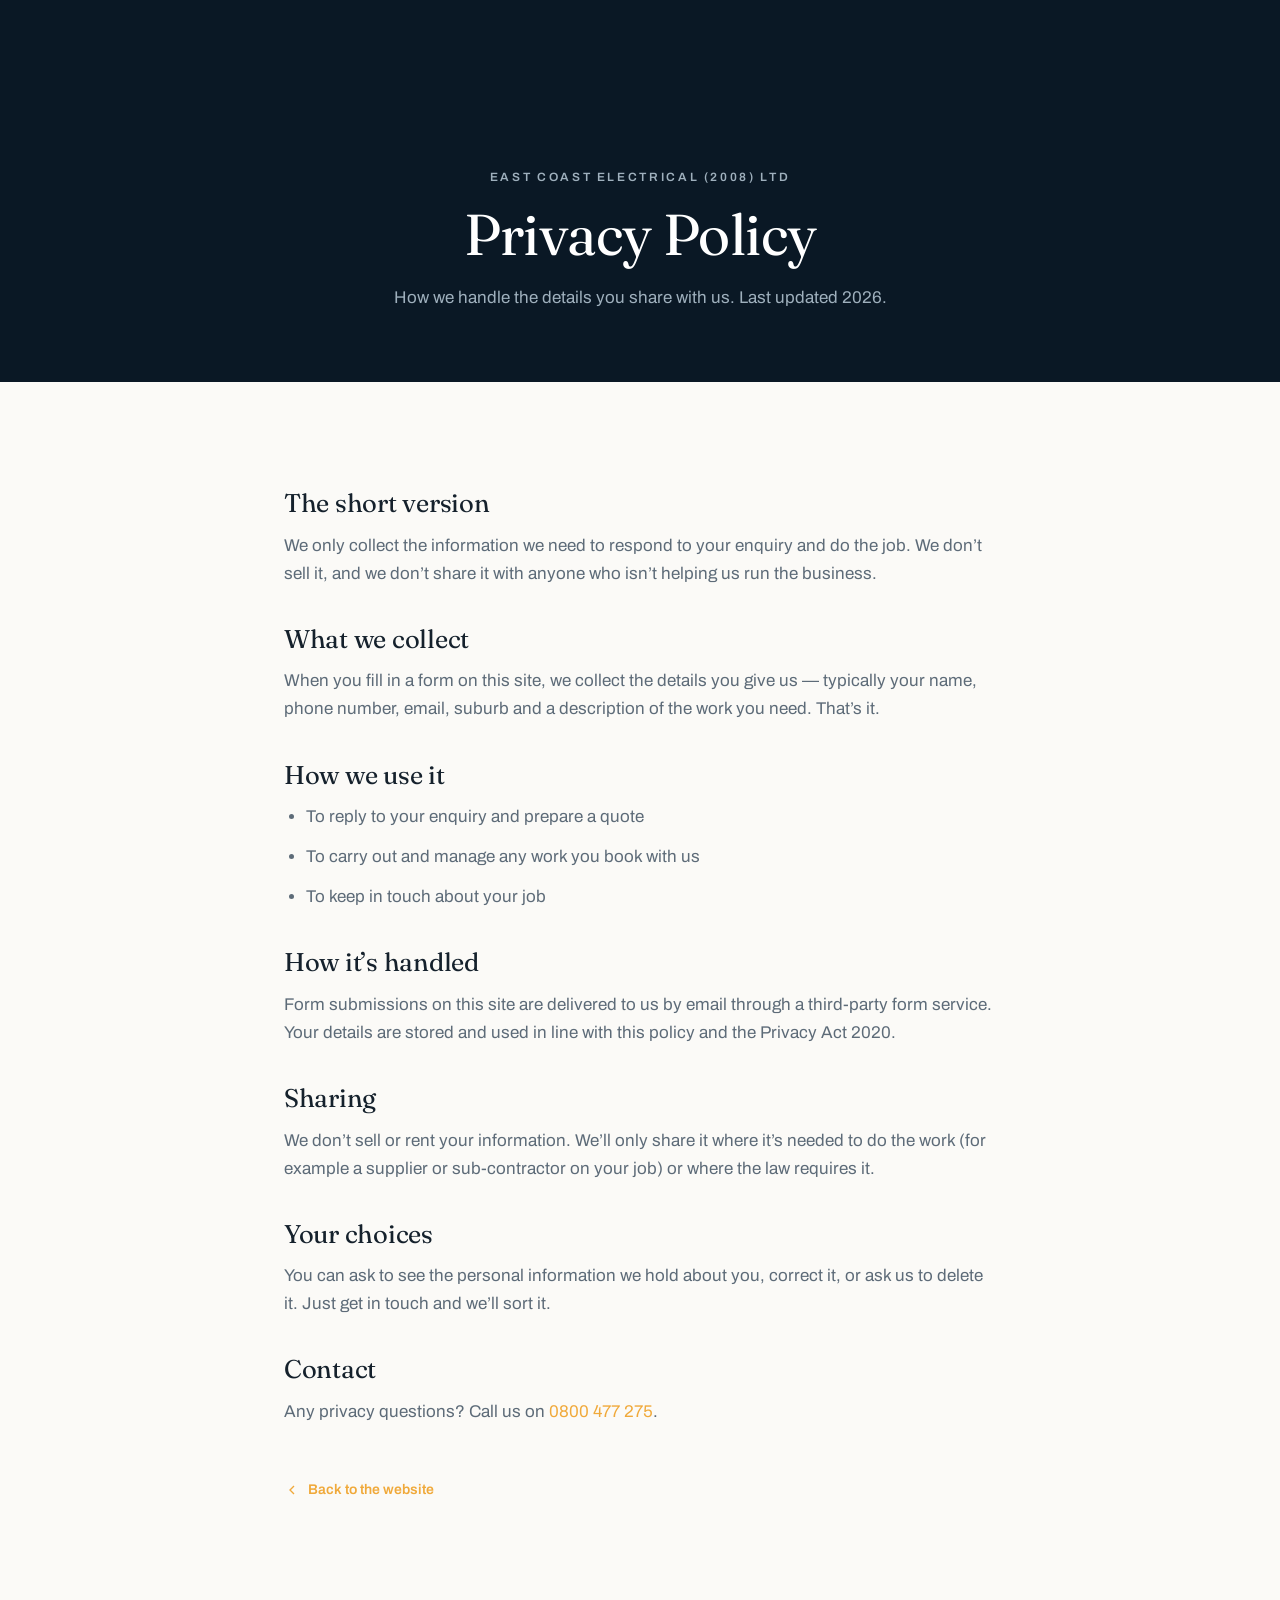
<file: privacy.html>
<!DOCTYPE html>
<html lang="en-NZ">
<head>
<meta charset="UTF-8">
<meta name="viewport" content="width=device-width, initial-scale=1.0">
<title>Privacy Policy | East Coast Electrical (2008) Ltd</title>
<meta name="description" content="How East Coast Electrical (2008) Ltd handles the information you share through this website.">
<meta name="theme-color" content="#0a1825">
<link rel="icon" href="data:image/svg+xml,%3Csvg xmlns='http://www.w3.org/2000/svg' viewBox='0 0 32 32'%3E%3Crect width='32' height='32' rx='7' fill='%230a1825'/%3E%3Cpath d='M17.5 5L9 18h5l-1.5 9L22 13h-5.5z' fill='%23f0a93a'/%3E%3C/svg%3E">
<link rel="preconnect" href="https://fonts.googleapis.com">
<link rel="preconnect" href="https://fonts.gstatic.com" crossorigin>
<link href="https://fonts.googleapis.com/css2?family=Fraunces:ital,opsz,wght@0,9..144,300;0,9..144,400;0,9..144,500;1,9..144,400&family=Archivo:wght@400;500;600;700&display=swap" rel="stylesheet">
<link rel="stylesheet" href="assets/styles.css">
</head>
<body>
<section class="page-hero">
  <div class="wrap">
    <p class="eyebrow">East Coast Electrical (2008) Ltd</p>
    <h1>Privacy Policy</h1>
    <p>How we handle the details you share with us. Last updated <span data-year>2026</span>.</p>
  </div>
</section>
<section class="page-body">
  <div class="wrap prose">
    <h2>The short version</h2>
    <p>We only collect the information we need to respond to your enquiry and do the job. We don’t sell it, and we don’t share it with anyone who isn’t helping us run the business.</p>

    <h2>What we collect</h2>
    <p>When you fill in a form on this site, we collect the details you give us — typically your name, phone number, email, suburb and a description of the work you need. That’s it.</p>

    <h2>How we use it</h2>
    <ul>
      <li>To reply to your enquiry and prepare a quote</li>
      <li>To carry out and manage any work you book with us</li>
      <li>To keep in touch about your job</li>
    </ul>

    <h2>How it’s handled</h2>
    <p>Form submissions on this site are delivered to us by email through a third-party form service. Your details are stored and used in line with this policy and the Privacy Act 2020.</p>

    <h2>Sharing</h2>
    <p>We don’t sell or rent your information. We’ll only share it where it’s needed to do the work (for example a supplier or sub-contractor on your job) or where the law requires it.</p>

    <h2>Your choices</h2>
    <p>You can ask to see the personal information we hold about you, correct it, or ask us to delete it. Just get in touch and we’ll sort it.</p>

    <h2>Contact</h2>
    <p>Any privacy questions? Call us on <a href="tel:+64800477275" style="color:var(--amber)">0800 477 275</a>.</p>

    <a class="back-link" href="index.html"><svg width="16" height="16" viewBox="0 0 24 24" fill="none" stroke="currentColor" stroke-width="2"><path d="M15 18l-6-6 6-6"/></svg> Back to the website</a>
  </div>
</section>
<script src="assets/main.js"></script>
</body>
</html>
</file>
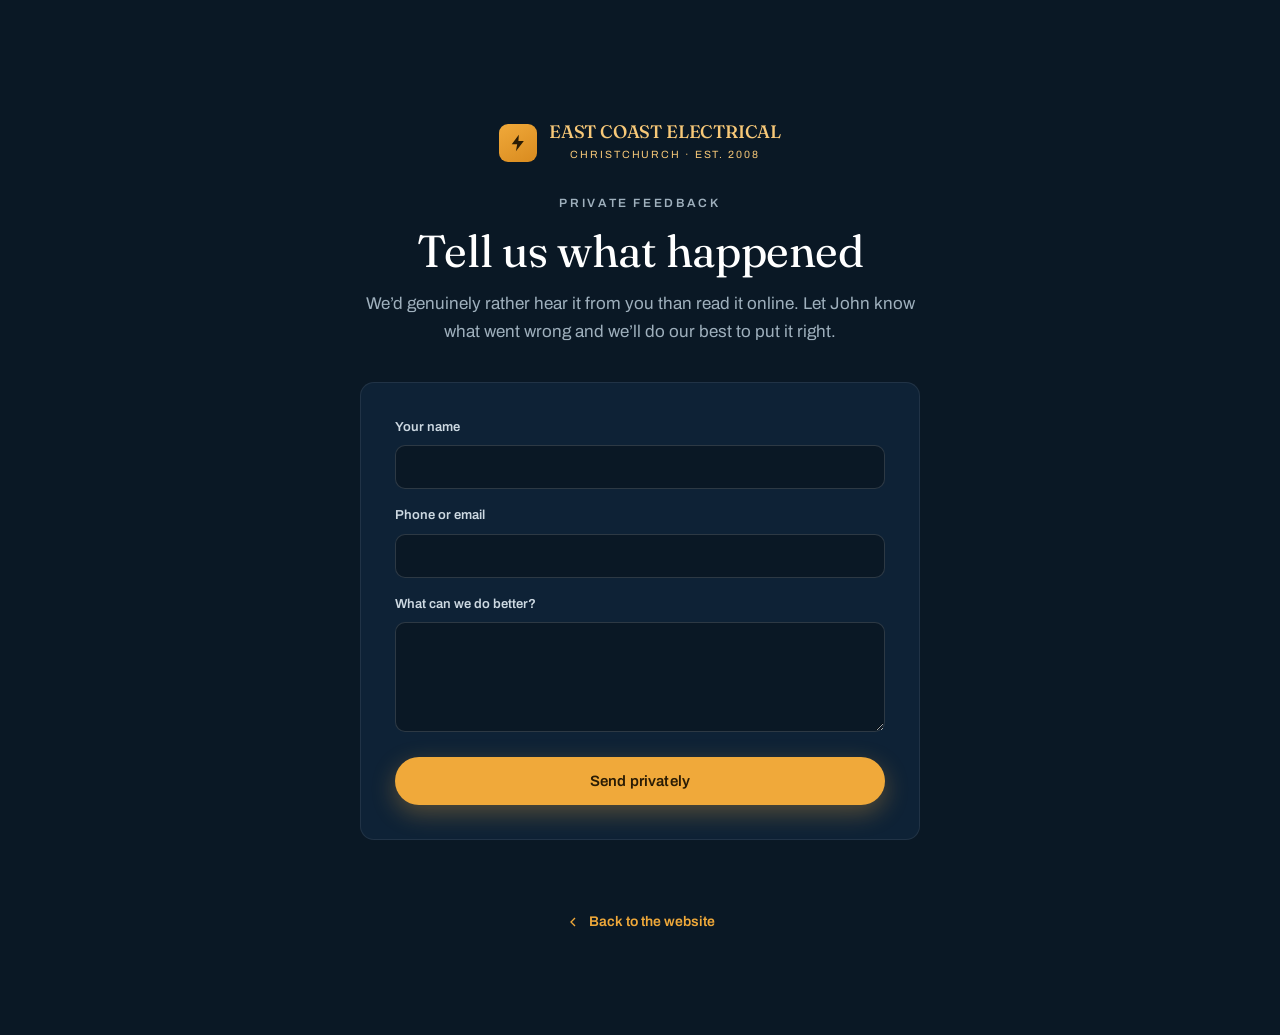
<file: private.html>
<!DOCTYPE html>
<html lang="en-NZ">
<head>
<meta charset="UTF-8">
<meta name="viewport" content="width=device-width, initial-scale=1.0">
<title>Private Feedback | East Coast Electrical (2008) Ltd</title>
<meta name="description" content="Tell East Coast Electrical what went wrong — privately. We'd like to put it right.">
<meta name="robots" content="noindex">
<meta name="theme-color" content="#0a1825">
<link rel="icon" href="data:image/svg+xml,%3Csvg xmlns='http://www.w3.org/2000/svg' viewBox='0 0 32 32'%3E%3Crect width='32' height='32' rx='7' fill='%230a1825'/%3E%3Cpath d='M17.5 5L9 18h5l-1.5 9L22 13h-5.5z' fill='%23f0a93a'/%3E%3C/svg%3E">
<link rel="preconnect" href="https://fonts.googleapis.com">
<link rel="preconnect" href="https://fonts.gstatic.com" crossorigin>
<link href="https://fonts.googleapis.com/css2?family=Fraunces:ital,opsz,wght@0,9..144,300;0,9..144,400;0,9..144,500;1,9..144,400&family=Archivo:wght@400;500;600;700&display=swap" rel="stylesheet">
<link rel="stylesheet" href="assets/styles.css">
</head>
<body>
<main class="funnel-page">
  <div class="funnel-box">
    <a class="brand" href="index.html">
      <span class="mark"><svg viewBox="0 0 24 24" fill="currentColor"><path d="M13 2L4.5 13.5H11l-1.5 8.5L19 9.5h-6.5z"/></svg></span>
      <span><b>East Coast Electrical</b><span>Christchurch · Est. 2008</span></span>
    </a>
    <p class="eyebrow" style="display:block;margin-bottom:14px">Private feedback</p>
    <h1>Tell us what happened</h1>
    <p>We’d genuinely rather hear it from you than read it online. Let John know what went wrong and we’ll do our best to put it right.</p>
    <div class="card-soft">
      <form action="https://formsubmit.co/contact@eastcoastelectrical.co.nz" method="POST">
        <input type="hidden" name="_subject" value="Private feedback — East Coast Electrical">
        <input type="hidden" name="_captcha" value="false">
        <div class="field"><label>Your name</label><input type="text" name="name" required></div>
        <div class="field"><label>Phone or email</label><input type="text" name="contact" required></div>
        <div class="field"><label>What can we do better?</label><textarea name="message" required></textarea></div>
        <button class="btn btn-primary" type="submit" style="width:100%;justify-content:center">Send privately</button>
      </form>
    </div>
    <p style="margin-top:30px"><a class="back-link" href="index.html"><svg width="16" height="16" viewBox="0 0 24 24" fill="none" stroke="currentColor" stroke-width="2"><path d="M15 18l-6-6 6-6"/></svg> Back to the website</a></p>
  </div>
</main>
</body>
</html>
</file>
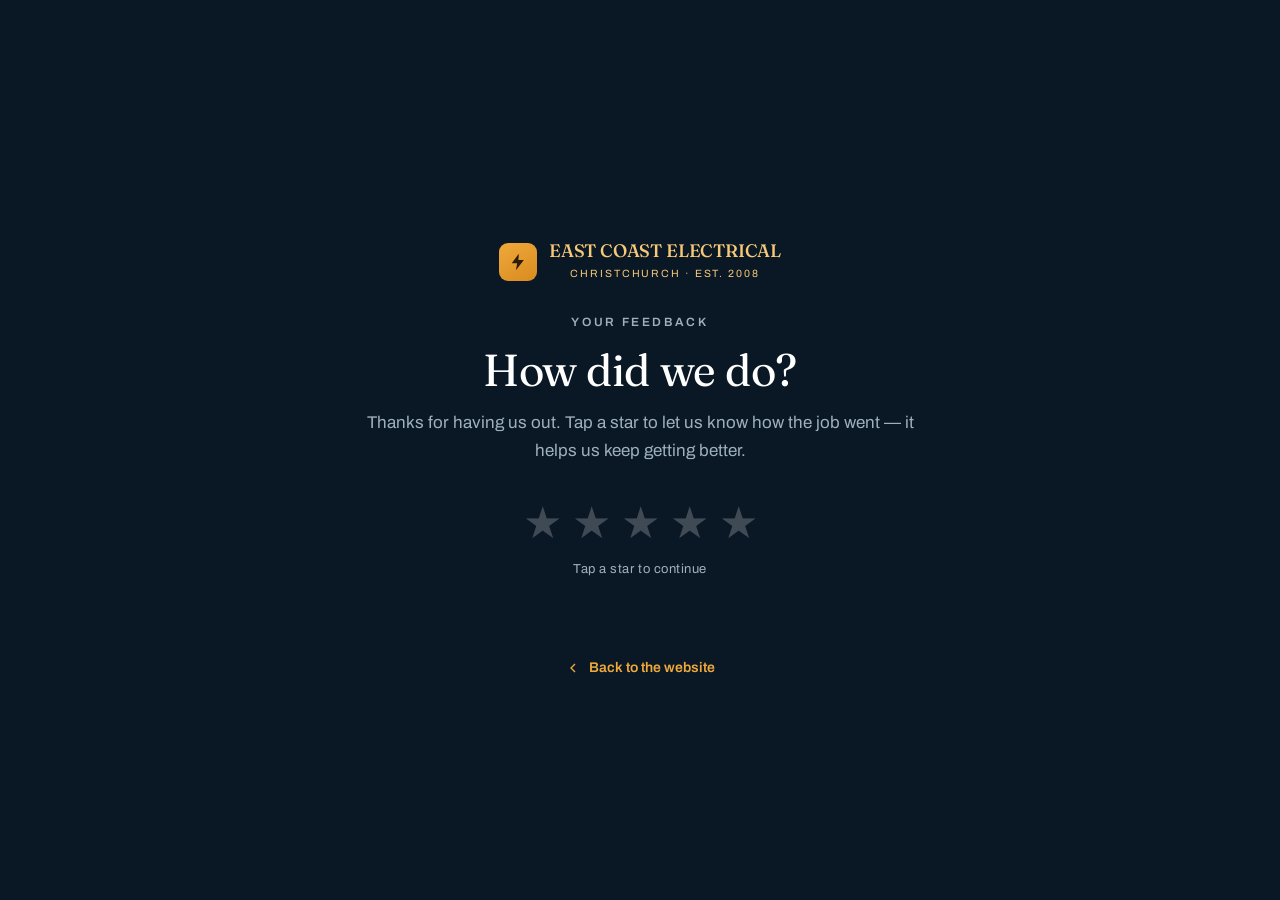
<file: review.html>
<!DOCTYPE html>
<html lang="en-NZ">
<head>
<meta charset="UTF-8">
<meta name="viewport" content="width=device-width, initial-scale=1.0">
<title>Leave a Review | East Coast Electrical (2008) Ltd</title>
<meta name="description" content="How was your experience with East Coast Electrical? Let us know — it only takes a minute.">
<meta name="robots" content="noindex">
<meta name="theme-color" content="#0a1825">
<link rel="icon" href="data:image/svg+xml,%3Csvg xmlns='http://www.w3.org/2000/svg' viewBox='0 0 32 32'%3E%3Crect width='32' height='32' rx='7' fill='%230a1825'/%3E%3Cpath d='M17.5 5L9 18h5l-1.5 9L22 13h-5.5z' fill='%23f0a93a'/%3E%3C/svg%3E">
<link rel="preconnect" href="https://fonts.googleapis.com">
<link rel="preconnect" href="https://fonts.gstatic.com" crossorigin>
<link href="https://fonts.googleapis.com/css2?family=Fraunces:ital,opsz,wght@0,9..144,300;0,9..144,400;0,9..144,500;1,9..144,400&family=Archivo:wght@400;500;600;700&display=swap" rel="stylesheet">
<link rel="stylesheet" href="assets/styles.css">
</head>
<body>
<main class="funnel-page">
  <div class="funnel-box">
    <a class="brand" href="index.html">
      <span class="mark"><svg viewBox="0 0 24 24" fill="currentColor"><path d="M13 2L4.5 13.5H11l-1.5 8.5L19 9.5h-6.5z"/></svg></span>
      <span><b>East Coast Electrical</b><span>Christchurch · Est. 2008</span></span>
    </a>
    <p class="eyebrow" style="display:block;margin-bottom:14px">Your feedback</p>
    <h1>How did we do?</h1>
    <p>Thanks for having us out. Tap a star to let us know how the job went — it helps us keep getting better.</p>
    <div class="rate-stars" role="group" aria-label="Rate from 1 to 5 stars">
      <button data-val="1" aria-label="1 star">★</button>
      <button data-val="2" aria-label="2 stars">★</button>
      <button data-val="3" aria-label="3 stars">★</button>
      <button data-val="4" aria-label="4 stars">★</button>
      <button data-val="5" aria-label="5 stars">★</button>
    </div>
    <p class="rate-hint">Tap a star to continue</p>
    <div class="funnel-result" id="funnelResult"></div>
    <p style="margin-top:36px"><a class="back-link" href="index.html"><svg width="16" height="16" viewBox="0 0 24 24" fill="none" stroke="currentColor" stroke-width="2"><path d="M15 18l-6-6 6-6"/></svg> Back to the website</a></p>
  </div>
</main>
<script src="assets/review.js"></script>
</body>
</html>
</file>
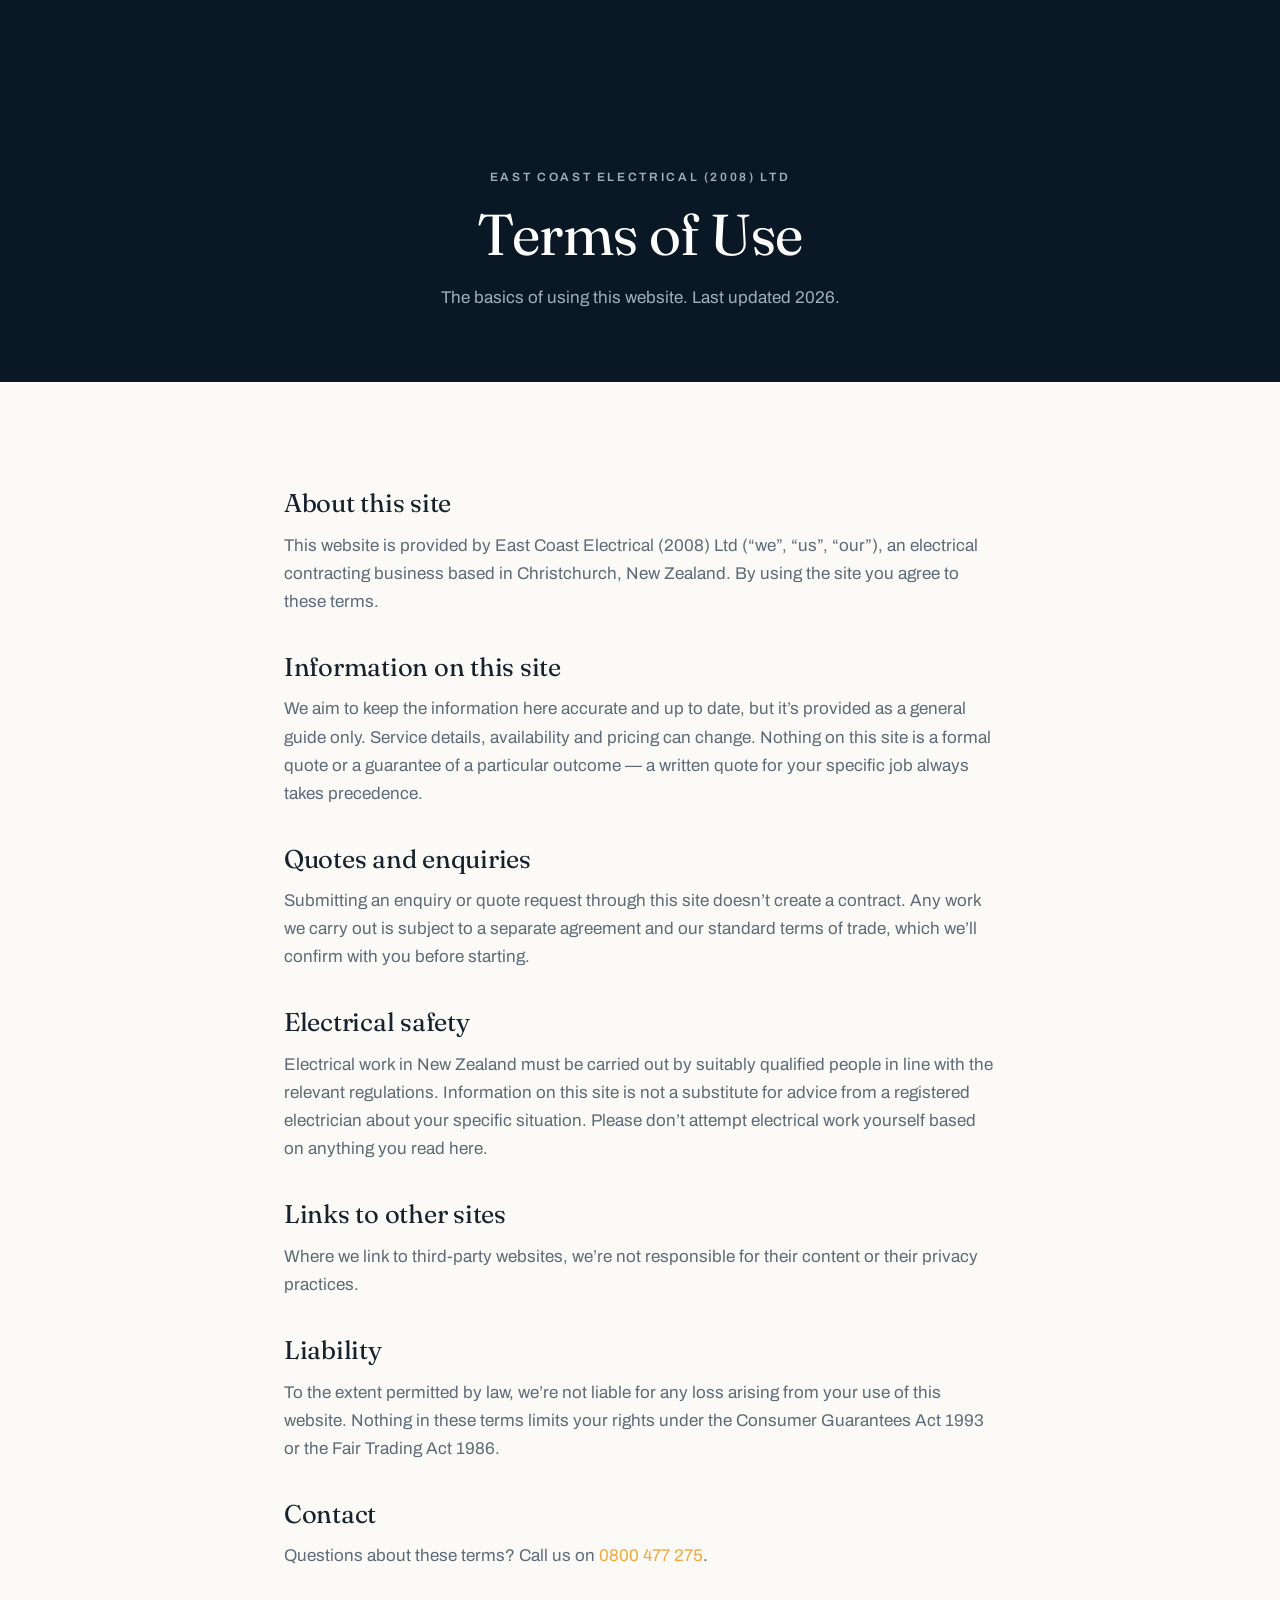
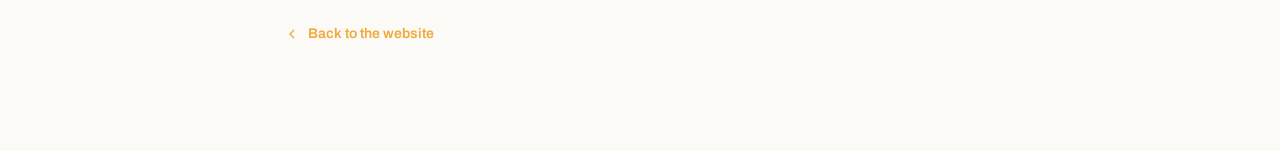
<file: terms.html>
<!DOCTYPE html>
<html lang="en-NZ">
<head>
<meta charset="UTF-8">
<meta name="viewport" content="width=device-width, initial-scale=1.0">
<title>Terms of Use | East Coast Electrical (2008) Ltd</title>
<meta name="description" content="Terms of use for the East Coast Electrical (2008) Ltd website.">
<meta name="theme-color" content="#0a1825">
<link rel="icon" href="data:image/svg+xml,%3Csvg xmlns='http://www.w3.org/2000/svg' viewBox='0 0 32 32'%3E%3Crect width='32' height='32' rx='7' fill='%230a1825'/%3E%3Cpath d='M17.5 5L9 18h5l-1.5 9L22 13h-5.5z' fill='%23f0a93a'/%3E%3C/svg%3E">
<link rel="preconnect" href="https://fonts.googleapis.com">
<link rel="preconnect" href="https://fonts.gstatic.com" crossorigin>
<link href="https://fonts.googleapis.com/css2?family=Fraunces:ital,opsz,wght@0,9..144,300;0,9..144,400;0,9..144,500;1,9..144,400&family=Archivo:wght@400;500;600;700&display=swap" rel="stylesheet">
<link rel="stylesheet" href="assets/styles.css">
</head>
<body>
<section class="page-hero">
  <div class="wrap">
    <p class="eyebrow">East Coast Electrical (2008) Ltd</p>
    <h1>Terms of Use</h1>
    <p>The basics of using this website. Last updated <span data-year>2026</span>.</p>
  </div>
</section>
<section class="page-body">
  <div class="wrap prose">
    <h2>About this site</h2>
    <p>This website is provided by East Coast Electrical (2008) Ltd (“we”, “us”, “our”), an electrical contracting business based in Christchurch, New Zealand. By using the site you agree to these terms.</p>

    <h2>Information on this site</h2>
    <p>We aim to keep the information here accurate and up to date, but it’s provided as a general guide only. Service details, availability and pricing can change. Nothing on this site is a formal quote or a guarantee of a particular outcome — a written quote for your specific job always takes precedence.</p>

    <h2>Quotes and enquiries</h2>
    <p>Submitting an enquiry or quote request through this site doesn’t create a contract. Any work we carry out is subject to a separate agreement and our standard terms of trade, which we’ll confirm with you before starting.</p>

    <h2>Electrical safety</h2>
    <p>Electrical work in New Zealand must be carried out by suitably qualified people in line with the relevant regulations. Information on this site is not a substitute for advice from a registered electrician about your specific situation. Please don’t attempt electrical work yourself based on anything you read here.</p>

    <h2>Links to other sites</h2>
    <p>Where we link to third-party websites, we’re not responsible for their content or their privacy practices.</p>

    <h2>Liability</h2>
    <p>To the extent permitted by law, we’re not liable for any loss arising from your use of this website. Nothing in these terms limits your rights under the Consumer Guarantees Act 1993 or the Fair Trading Act 1986.</p>

    <h2>Contact</h2>
    <p>Questions about these terms? Call us on <a href="tel:+64800477275" style="color:var(--amber)">0800 477 275</a>.</p>

    <a class="back-link" href="index.html"><svg width="16" height="16" viewBox="0 0 24 24" fill="none" stroke="currentColor" stroke-width="2"><path d="M15 18l-6-6 6-6"/></svg> Back to the website</a>
  </div>
</section>
<script src="assets/main.js"></script>
</body>
</html>
</file>
<file: assets/styles.css>
/* East Coast Electrical (2008) Ltd — Premium archetype
   Fonts: Fraunces (display) + Archivo (body)
   Anchor: deep navy · Accent: warm amber */

:root {
  --navy: #0a1825;
  --navy-2: #0e2236;
  --navy-3: #13304a;
  --bone: #f4efe7;
  --paper: #fbfaf7;
  --line: #e6ded2;
  --ink: #15212c;
  --muted: #5d6b78;
  --muted-light: #9fb0bd;
  --amber: #f0a93a;
  --amber-soft: #f7c878;
  --radius: 14px;
  --shadow-sm: 0 1px 2px rgba(10,24,37,.06), 0 6px 18px rgba(10,24,37,.06);
  --shadow-md: 0 10px 40px rgba(10,24,37,.12);
  --maxw: 1180px;
  --ease: cubic-bezier(.22,.61,.36,1);
}

* { box-sizing: border-box; margin: 0; padding: 0; }
html { scroll-behavior: smooth; -webkit-text-size-adjust: 100%; }
body {
  font-family: "Archivo", system-ui, sans-serif;
  color: var(--ink);
  background: var(--paper);
  line-height: 1.65;
  font-size: 17px;
  -webkit-font-smoothing: antialiased;
}
img { display: block; max-width: 100%; }
a { color: inherit; text-decoration: none; }

h1, h2, h3, .display {
  font-family: "Fraunces", Georgia, serif;
  font-weight: 400;
  line-height: 1.08;
  letter-spacing: -0.01em;
}

.wrap { width: 100%; max-width: var(--maxw); margin: 0 auto; padding: 0 24px; }
.eyebrow {
  font-family: "Archivo", sans-serif;
  text-transform: uppercase;
  letter-spacing: .22em;
  font-size: 12px;
  font-weight: 600;
  color: var(--amber);
}
.eyebrow.dark { color: var(--navy-3); }

.section { padding: 110px 0; }
.section-bone { background: var(--bone); }
.section-paper { background: var(--paper); }
.section-dark { background: var(--navy); color: #eaf1f6; }
.section-head { max-width: 680px; margin-bottom: 56px; }
.section-head h2 { font-size: clamp(2rem, 4vw, 3.1rem); margin: 16px 0 14px; }
.section-head p { color: var(--muted); font-size: 1.05rem; }
.section-dark .section-head p { color: var(--muted-light); }

/* Buttons */
.btn {
  display: inline-flex; align-items: center; gap: 10px;
  padding: 15px 28px; border-radius: 100px;
  font-family: "Archivo", sans-serif; font-weight: 600; font-size: 15px;
  letter-spacing: .01em; cursor: pointer; border: 1px solid transparent;
  transition: transform .25s var(--ease), background .25s var(--ease), box-shadow .25s var(--ease), color .25s var(--ease);
}
.btn-primary { background: var(--amber); color: #2a1c05; box-shadow: 0 8px 24px rgba(240,169,58,.32); }
.btn-primary:hover { transform: translateY(-2px); background: var(--amber-soft); }
.btn-ghost { background: transparent; color: #fff; border-color: rgba(255,255,255,.4); }
.btn-ghost:hover { background: rgba(255,255,255,.1); border-color: #fff; transform: translateY(-2px); }
.btn-dark { background: var(--navy); color: #fff; }
.btn-dark:hover { background: var(--navy-2); transform: translateY(-2px); }

/* Nav */
.nav {
  position: fixed; top: 0; left: 0; right: 0; z-index: 100;
  display: flex; align-items: center; justify-content: space-between;
  padding: 18px 0; transition: background .3s var(--ease), padding .3s var(--ease), box-shadow .3s var(--ease);
}
.nav-inner { width: 100%; max-width: var(--maxw); margin: 0 auto; padding: 0 24px;
  display: flex; align-items: center; justify-content: space-between; }
.nav.scrolled { background: rgba(10,24,37,.92); backdrop-filter: blur(12px); padding: 12px 0; box-shadow: 0 1px 0 rgba(255,255,255,.06); }
.brand { display: flex; align-items: center; gap: 12px; color: #fff; }
.brand .mark {
  width: 38px; height: 38px; border-radius: 9px; display: grid; place-items: center;
  background: linear-gradient(150deg, var(--amber), #d98b1f); color: #2a1c05; flex: 0 0 auto;
}
.brand .mark svg { width: 20px; height: 20px; }
.brand b { font-family: "Fraunces", serif; font-weight: 500; font-size: 18px; line-height: 1; letter-spacing: -.01em; }
.brand span { display: block; font-size: 10.5px; letter-spacing: .18em; text-transform: uppercase; color: var(--amber-soft); margin-top: 3px; }
.nav-links { display: flex; align-items: center; gap: 30px; }
.nav-links a { color: rgba(255,255,255,.82); font-size: 14.5px; font-weight: 500; transition: color .2s; }
.nav-links a:hover { color: #fff; }
.nav-phone { display: inline-flex; align-items: center; gap: 8px; }
.nav-toggle { display: none; background: none; border: 0; color: #fff; cursor: pointer; }

/* Hero */
.hero { position: relative; min-height: 100svh; display: flex; align-items: center; background: var(--navy); overflow: hidden; }
.hero-slides { position: absolute; inset: 0; z-index: 0; }
.hero-slide {
  position: absolute; inset: 0; background-size: cover; background-position: center;
  opacity: 0; transition: opacity 1.6s ease-in-out; filter: saturate(.82) contrast(1.04);
}
.hero-slide.active { opacity: 1; }
.hero::after {
  content: ""; position: absolute; inset: 0; z-index: 1;
  background:
    linear-gradient(180deg, rgba(10,24,37,.55) 0%, rgba(10,24,37,.5) 40%, rgba(10,24,37,.82) 100%),
    linear-gradient(90deg, rgba(10,24,37,.7) 0%, rgba(10,24,37,.25) 60%);
}
.hero-inner { position: relative; z-index: 2; padding: 140px 0 90px; }
.hero .eyebrow { margin-bottom: 22px; }
.hero h1 { color: #fff; font-size: clamp(2.6rem, 6vw, 5rem); max-width: 16ch; }
.hero h1 em { font-style: italic; color: var(--amber-soft); }
.hero p.lead { color: rgba(255,255,255,.86); font-size: clamp(1.05rem, 2vw, 1.3rem); max-width: 56ch; margin: 26px 0 38px; }
.hero-cta { display: flex; flex-wrap: wrap; gap: 14px; }
.hero-meta { display: flex; gap: 34px; margin-top: 52px; flex-wrap: wrap; }
.hero-meta div { color: #fff; }
.hero-meta b { font-family: "Fraunces", serif; font-size: 1.7rem; display: block; }
.hero-meta span { font-size: 13px; color: var(--muted-light); letter-spacing: .04em; }

/* Trust strip */
.trust { background: var(--navy-2); color: #fff; }
.trust-grid { display: grid; grid-template-columns: repeat(3, 1fr); gap: 28px; padding: 40px 0; }
.trust-item { display: flex; gap: 16px; align-items: flex-start; }
.trust-item .ti-ico { flex: 0 0 auto; width: 46px; height: 46px; border-radius: 11px; display: grid; place-items: center;
  background: rgba(240,169,58,.14); color: var(--amber); }
.trust-item .ti-ico svg { width: 22px; height: 22px; }
.trust-item h4 { font-family: "Archivo", sans-serif; font-size: 15px; font-weight: 700; margin-bottom: 3px; }
.trust-item p { font-size: 13.5px; color: var(--muted-light); line-height: 1.5; }

/* Services */
.svc-grid { display: grid; grid-template-columns: repeat(3, 1fr); gap: 22px; }
.svc-card {
  background: #fff; border: 1px solid var(--line); border-radius: var(--radius); padding: 34px 30px;
  transition: transform .3s var(--ease), box-shadow .3s var(--ease), border-color .3s var(--ease);
}
.svc-card:hover { transform: translateY(-5px); box-shadow: var(--shadow-md); border-color: transparent; }
.svc-ico { width: 52px; height: 52px; border-radius: 12px; display: grid; place-items: center; margin-bottom: 22px;
  background: var(--navy); color: var(--amber); }
.svc-ico svg { width: 26px; height: 26px; }
.svc-card h3 { font-size: 1.4rem; margin-bottom: 10px; }
.svc-card p { color: var(--muted); font-size: 15px; }
.svc-card .num { font-family: "Fraunces", serif; font-size: 13px; color: var(--amber); display:block; margin-bottom: 14px; letter-spacing:.05em; }

/* About */
.about-grid { display: grid; grid-template-columns: 1fr 1fr; gap: 64px; align-items: center; }
.about-figure { position: relative; }
.about-figure img { width: 100%; aspect-ratio: 4/3; object-fit: cover; border-radius: var(--radius); filter: saturate(.82) contrast(1.04); }
.about-figure .tag {
  position: absolute; bottom: -18px; left: -18px; background: var(--amber); color: #2a1c05;
  padding: 16px 22px; border-radius: 12px; box-shadow: var(--shadow-md);
}
.about-figure .tag b { font-family: "Fraunces", serif; font-size: 1.9rem; display: block; line-height: 1; }
.about-figure .tag span { font-size: 12px; text-transform: uppercase; letter-spacing: .12em; }
.about-copy h2 { font-size: clamp(2rem, 3.6vw, 2.9rem); margin: 14px 0 18px; }
.about-copy p { color: var(--muted); margin-bottom: 16px; }
.checklist { list-style: none; margin-top: 26px; display: grid; gap: 14px; }
.checklist li { display: flex; gap: 13px; align-items: flex-start; font-weight: 500; color: var(--ink); }
.checklist .ck { flex: 0 0 auto; width: 24px; height: 24px; border-radius: 50%; background: var(--navy); color: var(--amber);
  display: grid; place-items: center; margin-top: 2px; }
.checklist .ck svg { width: 13px; height: 13px; }

/* Crew */
.crew-grid { display: grid; grid-template-columns: repeat(3, 1fr); gap: 22px; }
.crew-card { background: var(--navy-2); border-radius: var(--radius); padding: 34px 28px; text-align: center; border: 1px solid rgba(255,255,255,.07); }
.crew-av { width: 84px; height: 84px; border-radius: 50%; margin: 0 auto 20px; display: grid; place-items: center;
  background: var(--navy); border: 2px solid var(--amber); font-family: "Fraunces", serif; font-size: 1.7rem; color: var(--amber-soft); }
.crew-av svg { width: 32px; height: 32px; color: var(--amber); }
.crew-card h3 { font-family: "Archivo", sans-serif; font-size: 1.05rem; font-weight: 700; color: #fff; }
.crew-card .role { color: var(--amber); font-size: 13px; letter-spacing: .04em; margin: 4px 0 12px; font-weight: 600; }
.crew-card p { color: var(--muted-light); font-size: 14px; }

/* Reviews */
.rev-grid { display: grid; grid-template-columns: repeat(3, 1fr); gap: 22px; }
.rev-card { background: #fff; border: 1px solid var(--line); border-radius: var(--radius); padding: 32px 30px; box-shadow: var(--shadow-sm); }
.stars { color: var(--amber); letter-spacing: 3px; font-size: 16px; margin-bottom: 16px; }
.rev-card p { font-size: 15.5px; color: var(--ink); margin-bottom: 22px; }
.rev-who { display: flex; align-items: center; gap: 12px; }
.rev-who .ra { width: 42px; height: 42px; border-radius: 50%; background: var(--navy); color: var(--amber-soft);
  display: grid; place-items: center; font-weight: 700; font-size: 15px; }
.rev-who b { display: block; font-size: 14.5px; }
.rev-who span { font-size: 13px; color: var(--muted); }

/* Review funnel banner */
.funnel { background: var(--navy); color: #fff; text-align: center; }
.funnel .wrap { padding-top: 80px; padding-bottom: 80px; }
.funnel .stars { font-size: 26px; justify-content: center; display: inline-block; margin-bottom: 18px; }
.funnel h2 { font-size: clamp(1.8rem, 3.5vw, 2.8rem); margin-bottom: 14px; }
.funnel p { color: var(--muted-light); max-width: 50ch; margin: 0 auto 30px; }

/* Contact */
.contact-grid { display: grid; grid-template-columns: .9fr 1.1fr; gap: 56px; }
.contact-info h2 { font-size: clamp(2rem, 3.6vw, 2.9rem); color: #fff; margin: 14px 0 18px; }
.contact-info > p { color: var(--muted-light); margin-bottom: 34px; max-width: 42ch; }
.cinfo-row { display: flex; gap: 16px; align-items: center; padding: 18px 0; border-top: 1px solid rgba(255,255,255,.1); }
.cinfo-row:last-of-type { border-bottom: 1px solid rgba(255,255,255,.1); }
.cinfo-row .ci { width: 46px; height: 46px; border-radius: 11px; background: rgba(240,169,58,.14); color: var(--amber); display: grid; place-items: center; flex: 0 0 auto; }
.cinfo-row .ci svg { width: 22px; height: 22px; }
.cinfo-row span { display: block; font-size: 12px; text-transform: uppercase; letter-spacing: .12em; color: var(--muted-light); }
.cinfo-row b { font-size: 17px; color: #fff; font-weight: 600; }
.form-card { background: #fff; border-radius: var(--radius); padding: 38px; box-shadow: var(--shadow-md); }
.form-card h3 { font-size: 1.5rem; margin-bottom: 6px; }
.form-card .fsub { color: var(--muted); font-size: 14px; margin-bottom: 24px; }
.field { margin-bottom: 16px; }
.field label { display: block; font-size: 13px; font-weight: 600; margin-bottom: 7px; color: var(--ink); }
.field input, .field textarea, .field select {
  width: 100%; padding: 13px 15px; border: 1px solid var(--line); border-radius: 10px; font-family: inherit; font-size: 15px;
  background: var(--paper); color: var(--ink); transition: border-color .2s, box-shadow .2s;
}
.field input:focus, .field textarea:focus, .field select:focus { outline: none; border-color: var(--amber); box-shadow: 0 0 0 3px rgba(240,169,58,.18); }
.field textarea { resize: vertical; min-height: 110px; }
.form-row { display: grid; grid-template-columns: 1fr 1fr; gap: 16px; }
.form-card .btn-primary { width: 100%; justify-content: center; margin-top: 8px; }

/* Footer */
.footer { background: #06101a; color: var(--muted-light); padding: 64px 0 30px; }
.footer-top { display: grid; grid-template-columns: 1.6fr 1fr 1fr; gap: 40px; padding-bottom: 40px; border-bottom: 1px solid rgba(255,255,255,.08); }
.footer .brand { margin-bottom: 18px; }
.footer-col h4 { color: #fff; font-family: "Archivo", sans-serif; font-size: 14px; letter-spacing: .06em; text-transform: uppercase; margin-bottom: 16px; }
.footer-col a { display: block; color: var(--muted-light); font-size: 14.5px; margin-bottom: 10px; transition: color .2s; }
.footer-col a:hover { color: var(--amber); }
.footer p.blurb { font-size: 14px; max-width: 40ch; }
.footer-bottom { display: flex; justify-content: space-between; flex-wrap: wrap; gap: 12px; padding-top: 24px; font-size: 13px; }
.footer-bottom a:hover { color: var(--amber); }

/* Page hero (subpages) */
.page-hero { background: var(--navy); color: #fff; padding: 150px 0 70px; text-align: center; }
.page-hero .eyebrow { margin-bottom: 16px; }
.page-hero h1 { font-size: clamp(2.2rem, 5vw, 3.6rem); }
.page-hero p { color: var(--muted-light); max-width: 56ch; margin: 18px auto 0; }
.page-body { padding: 70px 0 100px; }
.prose { max-width: 760px; margin: 0 auto; }
.prose h2 { font-size: 1.6rem; margin: 38px 0 14px; }
.prose h3 { font-family: "Archivo", sans-serif; font-weight: 700; font-size: 1.1rem; margin: 26px 0 8px; }
.prose p, .prose li { color: var(--muted); margin-bottom: 12px; }
.prose ul { padding-left: 22px; }
.back-link { display: inline-flex; align-items: center; gap: 8px; color: var(--amber); font-weight: 600; font-size: 14px; margin-top: 40px; }

/* Review funnel page */
.funnel-page { min-height: 100svh; display: grid; place-items: center; background: var(--navy); color: #fff; padding: 120px 24px 60px; }
.funnel-box { max-width: 560px; width: 100%; text-align: center; }
.funnel-box .brand { justify-content: center; margin-bottom: 30px; }
.funnel-box h1 { font-size: clamp(1.9rem, 4vw, 2.8rem); margin-bottom: 14px; }
.funnel-box > p { color: var(--muted-light); margin-bottom: 36px; }
.rate-stars { display: flex; justify-content: center; gap: 10px; margin-bottom: 14px; }
.rate-stars button { background: none; border: 0; cursor: pointer; font-size: 44px; line-height: 1; color: rgba(255,255,255,.22); transition: transform .15s, color .15s; }
.rate-stars button:hover, .rate-stars button.lit { color: var(--amber); transform: scale(1.12); }
.rate-hint { font-size: 13px; color: var(--muted-light); letter-spacing: .04em; }
.funnel-result { margin-top: 34px; display: none; }
.funnel-result.show { display: block; animation: rise .5s var(--ease); }
@keyframes rise { from { opacity: 0; transform: translateY(14px); } to { opacity: 1; transform: none; } }
.card-soft { background: var(--navy-2); border: 1px solid rgba(255,255,255,.08); border-radius: var(--radius); padding: 34px; text-align: left; }
.card-soft h3 { color: #fff; font-family: "Fraunces", serif; font-size: 1.5rem; margin-bottom: 10px; }
.card-soft p { color: var(--muted-light); margin-bottom: 20px; font-size: 15px; }
.card-soft .field label { color: #cdd9e2; }
.card-soft .field input, .card-soft .field textarea { background: var(--navy); border-color: rgba(255,255,255,.14); color: #fff; }

/* Reveal */
.reveal { opacity: 0; transform: translateY(26px); transition: opacity .7s var(--ease), transform .7s var(--ease); }
.reveal.in { opacity: 1; transform: none; }

@media (max-width: 920px) {
  .nav-links { display: none; }
  .nav-toggle { display: inline-flex; }
  .trust-grid, .svc-grid, .crew-grid, .rev-grid { grid-template-columns: 1fr 1fr; }
  .about-grid, .contact-grid, .footer-top { grid-template-columns: 1fr; gap: 40px; }
  .footer-top { gap: 30px; }
  .about-figure .tag { left: 16px; }
}
@media (max-width: 600px) {
  .section { padding: 76px 0; }
  body { font-size: 16px; }
  .trust-grid, .svc-grid, .crew-grid, .rev-grid { grid-template-columns: 1fr; }
  .form-row { grid-template-columns: 1fr; }
  .hero-meta { gap: 24px; }
  .hero-inner { padding-top: 120px; }
}
@media (prefers-reduced-motion: reduce) {
  .hero-slide { transition: none; }
  .reveal { opacity: 1; transform: none; transition: none; }
  html { scroll-behavior: auto; }
}
</file>
